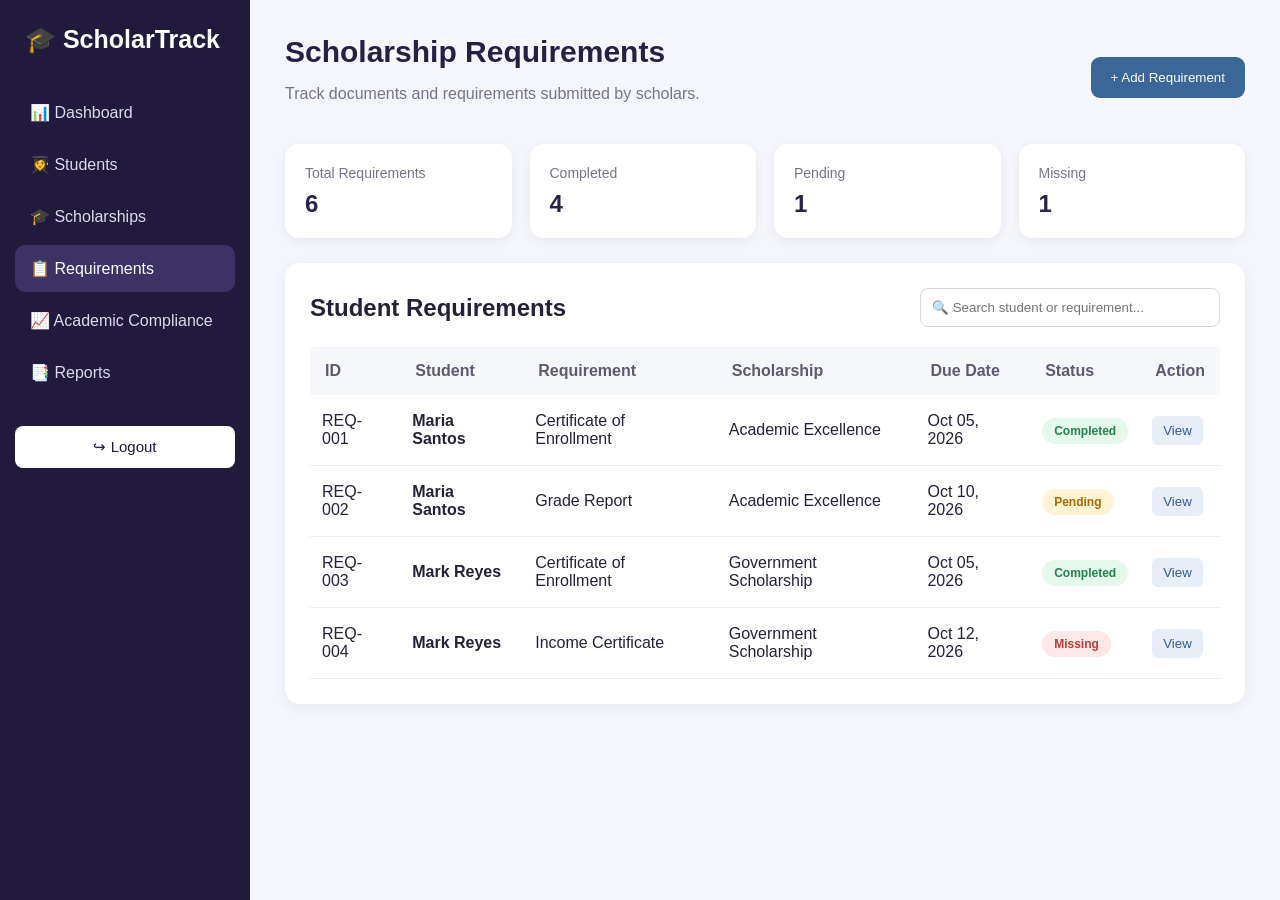
<file: requirements.html>
<!DOCTYPE html>
<html lang="en">
<head>
<meta charset="UTF-8">
<meta name="viewport" content="width=device-width, initial-scale=1.0">
<title>ScholarTrack - Requirements</title>

<style>
* {
    box-sizing: border-box;
}

body {
    margin: 0;
    font-family: Arial, sans-serif;
    background: #f4f6fb;
    color: #24213a;
}

.app {
    display: flex;
    min-height: 100vh;
}

/* SIDEBAR */
.sidebar {
    width: 250px;
    background: #211a3d;
    color: white;
    padding: 25px 15px;
    position: fixed;
    height: 100vh;
    left: 0;
    top: 0;
}

.logo {
    font-size: 25px;
    font-weight: bold;
    margin-bottom: 35px;
    padding-left: 10px;
}

.nav a {
    display: flex;
    align-items: center;
    gap: 12px;
    text-decoration: none;
    color: #ddd9ed;
    padding: 14px 15px;
    border-radius: 10px;
    margin-bottom: 5px;
    font-size: 16px;
}

.nav a:hover,
.nav a.active {
    background: #3c3266;
    color: white;
}

.logout {
    margin-top: 25px;
    width: 100%;
    padding: 12px;
    border: none;
    border-radius: 8px;
    background: white;
    color: #211a3d;
    font-size: 15px;
    cursor: pointer;
}

/* MAIN */
.main {
    margin-left: 250px;
    width: calc(100% - 250px);
    padding: 35px;
}

.page-header {
    display: flex;
    justify-content: space-between;
    align-items: center;
    margin-bottom: 25px;
}

.page-header h1 {
    margin: 0;
    font-size: 30px;
    color: #272044;
}

.page-header p {
    color: #77748a;
}

.add-btn {
    background: #3b6798;
    color: white;
    border: none;
    padding: 13px 20px;
    border-radius: 9px;
    cursor: pointer;
}

/* SUMMARY */
.summary {
    display: grid;
    grid-template-columns: repeat(4, 1fr);
    gap: 18px;
    margin-bottom: 25px;
}

.summary-card {
    background: white;
    border-radius: 14px;
    padding: 20px;
    box-shadow: 0 3px 12px rgba(0,0,0,.06);
}

.summary-card span {
    color: #77748a;
    font-size: 14px;
}

.summary-card h2 {
    margin: 8px 0 0;
    color: #292348;
}

/* TABLE */
.card {
    background: white;
    border-radius: 15px;
    padding: 25px;
    box-shadow: 0 3px 15px rgba(0,0,0,.06);
}

.table-header {
    display: flex;
    justify-content: space-between;
    align-items: center;
    margin-bottom: 20px;
}

.table-header h2 {
    margin: 0;
}

.search {
    width: 300px;
    padding: 11px;
    border: 1px solid #d7d7df;
    border-radius: 8px;
}

.table-wrapper {
    overflow-x: auto;
}

table {
    width: 100%;
    border-collapse: collapse;
    min-width: 900px;
}

th {
    text-align: left;
    padding: 15px;
    background: #f6f7fb;
    color: #5d5a70;
}

td {
    padding: 17px 12px;
    border-bottom: 1px solid #eee;
}

.name {
    font-weight: bold;
}

.status {
    padding: 6px 12px;
    border-radius: 20px;
    font-size: 12px;
    font-weight: bold;
}

.complete {
    background: #e5f8ec;
    color: #238448;
}

.pending {
    background: #fff3d6;
    color: #a66b00;
}

.missing {
    background: #fde8e8;
    color: #c23b3b;
}

.action {
    border: none;
    padding: 7px 11px;
    border-radius: 6px;
    cursor: pointer;
}

.view {
    background: #e8eef8;
    color: #315d91;
}

/* RESPONSIVE */
@media(max-width:900px) {
    .sidebar {
        width: 200px;
    }

    .main {
        margin-left: 200px;
        width: calc(100% - 200px);
    }

    .summary {
        grid-template-columns: repeat(2,1fr);
    }
}

@media(max-width:650px) {
    .app {
        display: block;
    }

    .sidebar {
        position: relative;
        width: 100%;
        height: auto;
    }

    .main {
        margin: 0;
        width: 100%;
        padding: 20px;
    }

    .summary {
        grid-template-columns: 1fr;
    }

    .page-header {
        display: block;
    }

    .table-header {
        display: block;
    }

    .search {
        width: 100%;
        margin-top: 15px;
    }
}
</style>
</head>

<body>

<div class="app">

<aside class="sidebar">

    <div class="logo">🎓 ScholarTrack</div>

    <nav class="nav">
        <a href="dashboard.html">📊 Dashboard</a>
        <a href="students.html">👩‍🎓 Students</a>
        <a href="scholarships.html">🎓 Scholarships</a>
        <a href="requirements.html" class="active">📋 Requirements</a>
        <a href="compliance.html">📈 Academic Compliance</a>
        <a href="reports.html">📑 Reports</a>
    </nav>

    <button class="logout" onclick="logout()">
        ↪ Logout
    </button>

</aside>

<main class="main">

<div class="page-header">

    <div>
        <h1>Scholarship Requirements</h1>
        <p>Track documents and requirements submitted by scholars.</p>
    </div>

    <button class="add-btn"
            onclick="addRequirement()">
        + Add Requirement
    </button>

</div>

<div class="summary">

    <div class="summary-card">
        <span>Total Requirements</span>
        <h2>6</h2>
    </div>

    <div class="summary-card">
        <span>Completed</span>
        <h2>4</h2>
    </div>

    <div class="summary-card">
        <span>Pending</span>
        <h2>1</h2>
    </div>

    <div class="summary-card">
        <span>Missing</span>
        <h2>1</h2>
    </div>

</div>

<section class="card">

<div class="table-header">

    <h2>Student Requirements</h2>

    <input
        class="search"
        id="search"
        onkeyup="filterRows()"
        placeholder="🔍 Search student or requirement..."
    >

</div>

<div class="table-wrapper">

<table>

<thead>
<tr>
    <th>ID</th>
    <th>Student</th>
    <th>Requirement</th>
    <th>Scholarship</th>
    <th>Due Date</th>
    <th>Status</th>
    <th>Action</th>
</tr>
</thead>

<tbody id="rows">

<tr>
<td>REQ-001</td>
<td class="name">Maria Santos</td>
<td>Certificate of Enrollment</td>
<td>Academic Excellence</td>
<td>Oct 05, 2026</td>
<td>
    <span class="status complete">
        Completed
    </span>
</td>
<td>
    <button class="action view"
            onclick="viewRequirement('REQ-001')">
        View
    </button>
</td>
</tr>

<tr>
<td>REQ-002</td>
<td class="name">Maria Santos</td>
<td>Grade Report</td>
<td>Academic Excellence</td>
<td>Oct 10, 2026</td>
<td>
    <span class="status pending">
        Pending
    </span>
</td>
<td>
    <button class="action view"
            onclick="viewRequirement('REQ-002')">
        View
    </button>
</td>
</tr>

<tr>
<td>REQ-003</td>
<td class="name">Mark Reyes</td>
<td>Certificate of Enrollment</td>
<td>Government Scholarship</td>
<td>Oct 05, 2026</td>
<td>
    <span class="status complete">
        Completed
    </span>
</td>
<td>
    <button class="action view"
            onclick="viewRequirement('REQ-003')">
        View
    </button>
</td>
</tr>

<tr>
<td>REQ-004</td>
<td class="name">Mark Reyes</td>
<td>Income Certificate</td>
<td>Government Scholarship</td>
<td>Oct 12, 2026</td>
<td>
    <span class="status missing">
        Missing
    </span>
</td>
<td>
    <button class="action view"
            onclick="viewRequirement('REQ-004')">
        View
    </button>
</td>
</tr>

</tbody>

</table>

</div>
</section>

</main>
</div>

<script>

function filterRows() {

    const search =
        document
        .getElementById("search")
        .value
        .toLowerCase();

    document
    .querySelectorAll("#rows tr")
    .forEach(row => {

        row.style.display =
            row.textContent
            .toLowerCase()
            .includes(search)
            ? ""
            : "none";

    });

}

function addRequirement() {
    alert("Add Requirement form");
}

function viewRequirement(id) {
    alert("Viewing requirement: " + id);
}

function logout() {
    localStorage.removeItem("loggedIn");
    window.location.href = "index.html";
}

</script>

</body>
</html>
</file>
